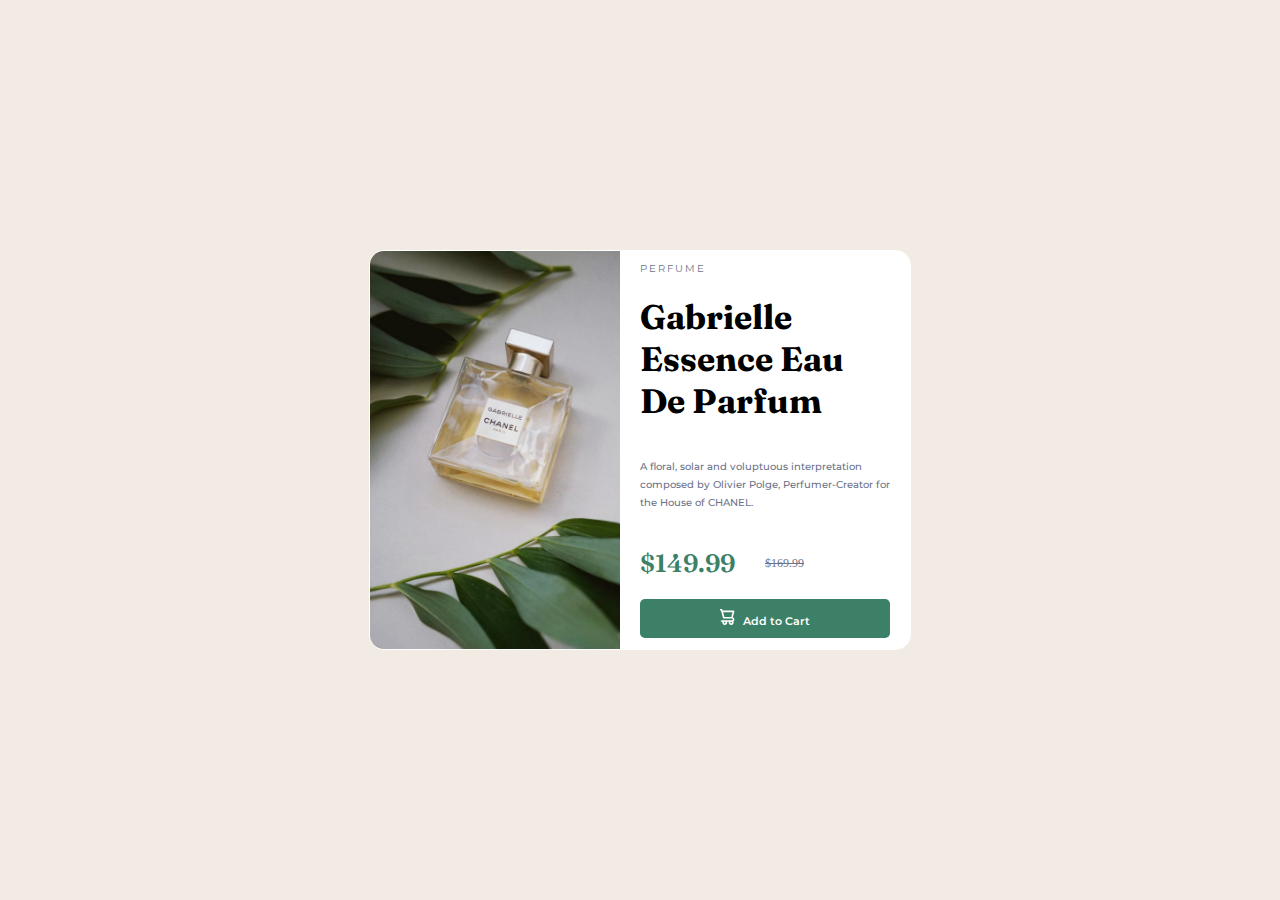
<file: Index.html>
<!DOCTYPE html>
<html lang="en">

<head>
    <meta charset="UTF-8" />
    <meta name="viewport" content="width=device-width, initial-scale=1.0" />
    <link rel="preconnect" href="https://fonts.googleapis.com">
    <link rel="preconnect" href="https://fonts.gstatic.com" crossorigin>
    <link
        href="https://fonts.googleapis.com/css2?family=Fraunces:opsz,wght@9..144,100;9..144,200;9..144,300;9..144,400;9..144,500;9..144,600;9..144,700;9..144,800;9..144,900&family=Montserrat:wght@200;300;400;500;600;700;800;900&display=swap"
        rel="stylesheet">
    <link rel="stylesheet" href="CSS/product-preview-card-component.css" />
    <title>Product preview card component</title>
</head>

<body>
    <div class="container">
        <div class="flex-container">
            <div class="container-image">
            </div>
            <div class="product-info">
                <span class="section-product">PERFUME</span>
                <h1 class="product-name">Gabrielle Essence Eau De Parfum</h1>
                <p class="product-description">
                    A floral, solar and voluptuous interpretation composed by Olivier
                    Polge, Perfumer-Creator for the House of CHANEL.
                </p>
                <div class="section-price">
                    <span class="new-price">$149.99</span>
                    <span class="old-price">$169.99</span>
                </div>
                <button class="add-to-cart-btn">
                    <svg width="15" height="16" xmlns="http://www.w3.org/2000/svg">
                        <path
                            d="M14.383 10.388a2.397 2.397 0 0 0-1.518-2.222l1.494-5.593a.8.8 0 0 0-.144-.695.8.8 0 0 0-.631-.28H2.637L2.373.591A.8.8 0 0 0 1.598 0H0v1.598h.983l1.982 7.4a.8.8 0 0 0 .799.59h8.222a.8.8 0 0 1 0 1.599H1.598a.8.8 0 1 0 0 1.598h.943a2.397 2.397 0 1 0 4.507 0h1.885a2.397 2.397 0 1 0 4.331-.376 2.397 2.397 0 0 0 1.12-2.021ZM11.26 7.99H4.395L3.068 3.196h9.477L11.26 7.991Zm-6.465 6.392a.8.8 0 1 1 0-1.598.8.8 0 0 1 0 1.598Zm6.393 0a.8.8 0 1 1 0-1.598.8.8 0 0 1 0 1.598Z"
                            fill="#FFF" />
                    </svg>
                    Add to Cart
                </button>
            </div>
        </div>
    </div>
</body>

</html>
</file>
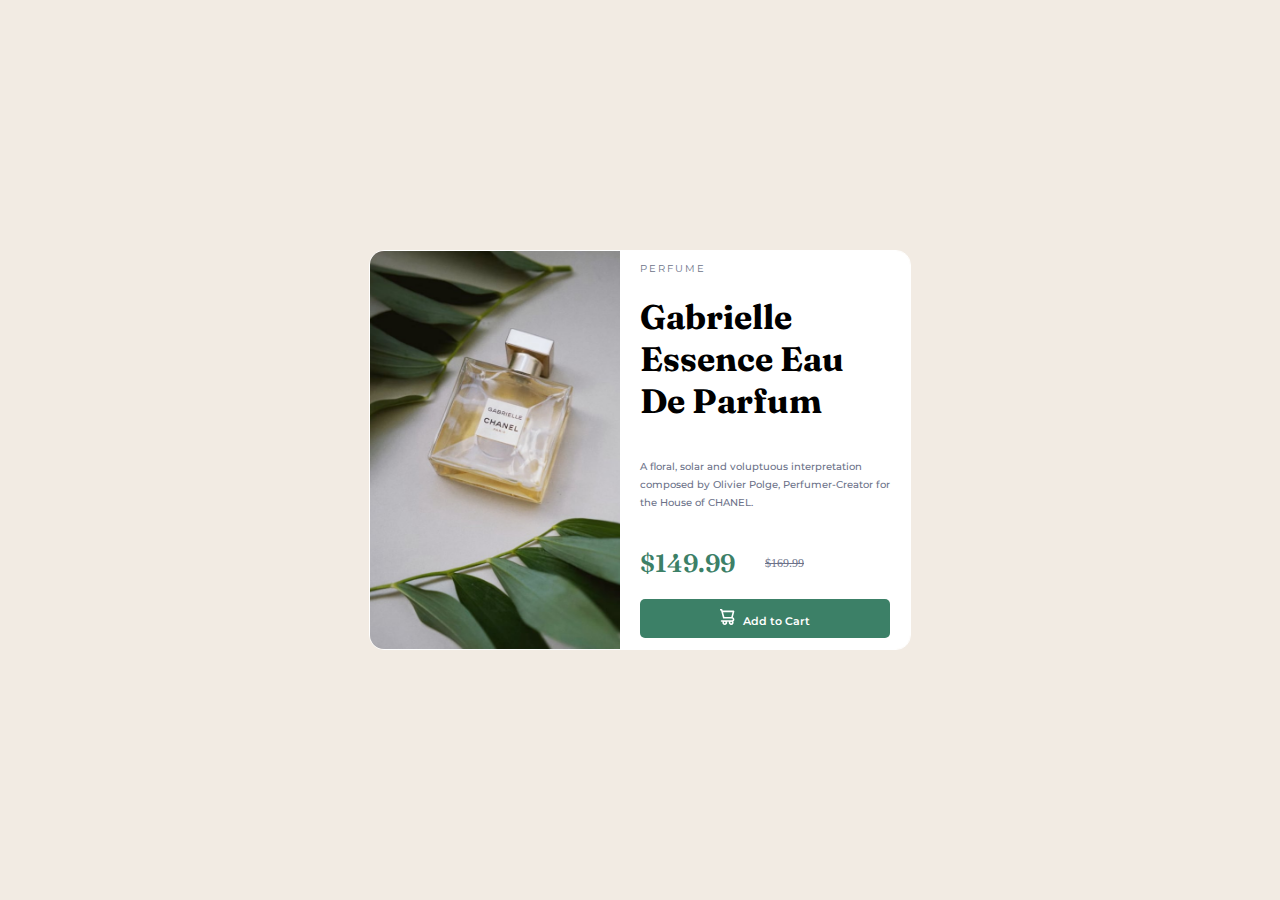
<file: index.html>
<!DOCTYPE html>
<html lang="en">

<head>
    <meta charset="UTF-8" />
    <meta name="viewport" content="width=device-width, initial-scale=1.0" />
    <link rel="preconnect" href="https://fonts.googleapis.com">
    <link rel="preconnect" href="https://fonts.gstatic.com" crossorigin>
    <link
        href="https://fonts.googleapis.com/css2?family=Fraunces:opsz,wght@9..144,100;9..144,200;9..144,300;9..144,400;9..144,500;9..144,600;9..144,700;9..144,800;9..144,900&family=Montserrat:wght@200;300;400;500;600;700;800;900&display=swap"
        rel="stylesheet">
    <link rel="stylesheet" href="CSS/product-preview-card-component.css" />
    <title>Product preview card component</title>
</head>

<body>
    <div class="container">
        <div class="flex-container">
            <div class="container-image">
            </div>
            <div class="product-info">
                <span class="section-product">PERFUME</span>
                <h1 class="product-name">Gabrielle Essence Eau De Parfum</h1>
                <p class="product-description">
                    A floral, solar and voluptuous interpretation composed by Olivier
                    Polge, Perfumer-Creator for the House of CHANEL.
                </p>
                <div class="section-price">
                    <span class="new-price">$149.99</span>
                    <span class="old-price">$169.99</span>
                </div>
                <button class="add-to-cart-btn">
                    <svg width="15" height="16" xmlns="http://www.w3.org/2000/svg">
                        <path
                            d="M14.383 10.388a2.397 2.397 0 0 0-1.518-2.222l1.494-5.593a.8.8 0 0 0-.144-.695.8.8 0 0 0-.631-.28H2.637L2.373.591A.8.8 0 0 0 1.598 0H0v1.598h.983l1.982 7.4a.8.8 0 0 0 .799.59h8.222a.8.8 0 0 1 0 1.599H1.598a.8.8 0 1 0 0 1.598h.943a2.397 2.397 0 1 0 4.507 0h1.885a2.397 2.397 0 1 0 4.331-.376 2.397 2.397 0 0 0 1.12-2.021ZM11.26 7.99H4.395L3.068 3.196h9.477L11.26 7.991Zm-6.465 6.392a.8.8 0 1 1 0-1.598.8.8 0 0 1 0 1.598Zm6.393 0a.8.8 0 1 1 0-1.598.8.8 0 0 1 0 1.598Z"
                            fill="#FFF" />
                    </svg>
                    Add to Cart
                </button>
            </div>
        </div>
    </div>
</body>

</html>
</file>
<file: CSS/product-preview-card-component.css>
* {
  padding: 0px;
  margin: 0px;
}
.container {
  background-color: hsl(30, 38%, 92%);
  height: 100vh;
  display: flex;
  justify-content: center;
  align-items: center;
}
.flex-container {
  display: flex;
  align-items: center;
  border: 1px solid hsl(0, 0%, 100%);
  box-sizing: border-box;
  overflow: hidden;
  border-radius: 15px;
  height: 400px;
}

.container-image {
  background-image: url(../images/image-product-desktop.jpg);
  background-repeat: no-repeat;
  background-size: cover;
  background-position: center;
  width: 250px;
  height: 100%;
}
.product-info {
  background-color: hsl(0, 0%, 100%);
  padding: 20px;
  width: 250px;
  height: 100%;
  display: flex;
  flex-direction: column;
  justify-content: space-around;
}
.section-product {
  font-family: Montserrat, serif;
  font-size: 10px;
  color: hsl(228, 12%, 48%);
  letter-spacing: 2px;
}

.product-name {
  font-family: Fraunces, serif;
  font-weight: 700;
  font-size: 34px;
}

.product-description {
  font-family: Montserrat, serif;
  color: hsl(228, 12%, 48%);
  font-size: 10px;
  font-weight: 500;
  padding: 15px 0px;
  line-height: 18px;
}
.new-price {
  color: hsl(158, 36%, 37%);
  font-family: Fraunces, serif;
  font-size: 25px;
  margin-right: 30px;
  font-weight: 600;
}
.old-price {
  color: hsl(228, 12%, 48%);
  text-decoration: line-through;
  font-size: 12px;
}
.section-price {
  display: flex;
  align-items: center;
}
.add-to-cart-btn {
  font-family: Montserrat, serif;
  font-weight: 600;
  color: hsl(0, 0%, 100%);
  border: none;
  background-color: hsl(158, 36%, 37%);
  padding: 10px 63px;
  border-radius: 5px;
  font-size: 11px;
  cursor: pointer;
  transition: all 2s ease-in;
}
.add-to-cart-btn svg {
  margin-right: 5px;
}
.add-to-cart-btn:hover {
  background-color: hsl(212, 21%, 14%);
}

@media (max-width: 425px) {
  .flex-container {
    display: flex;
    flex-direction: column;
    height: auto;
  }

  .container-image {
    background-image: url("../images/image-product-mobile.jpg");
    width: 100%;
    height: 200px;
  }
}
</file>
